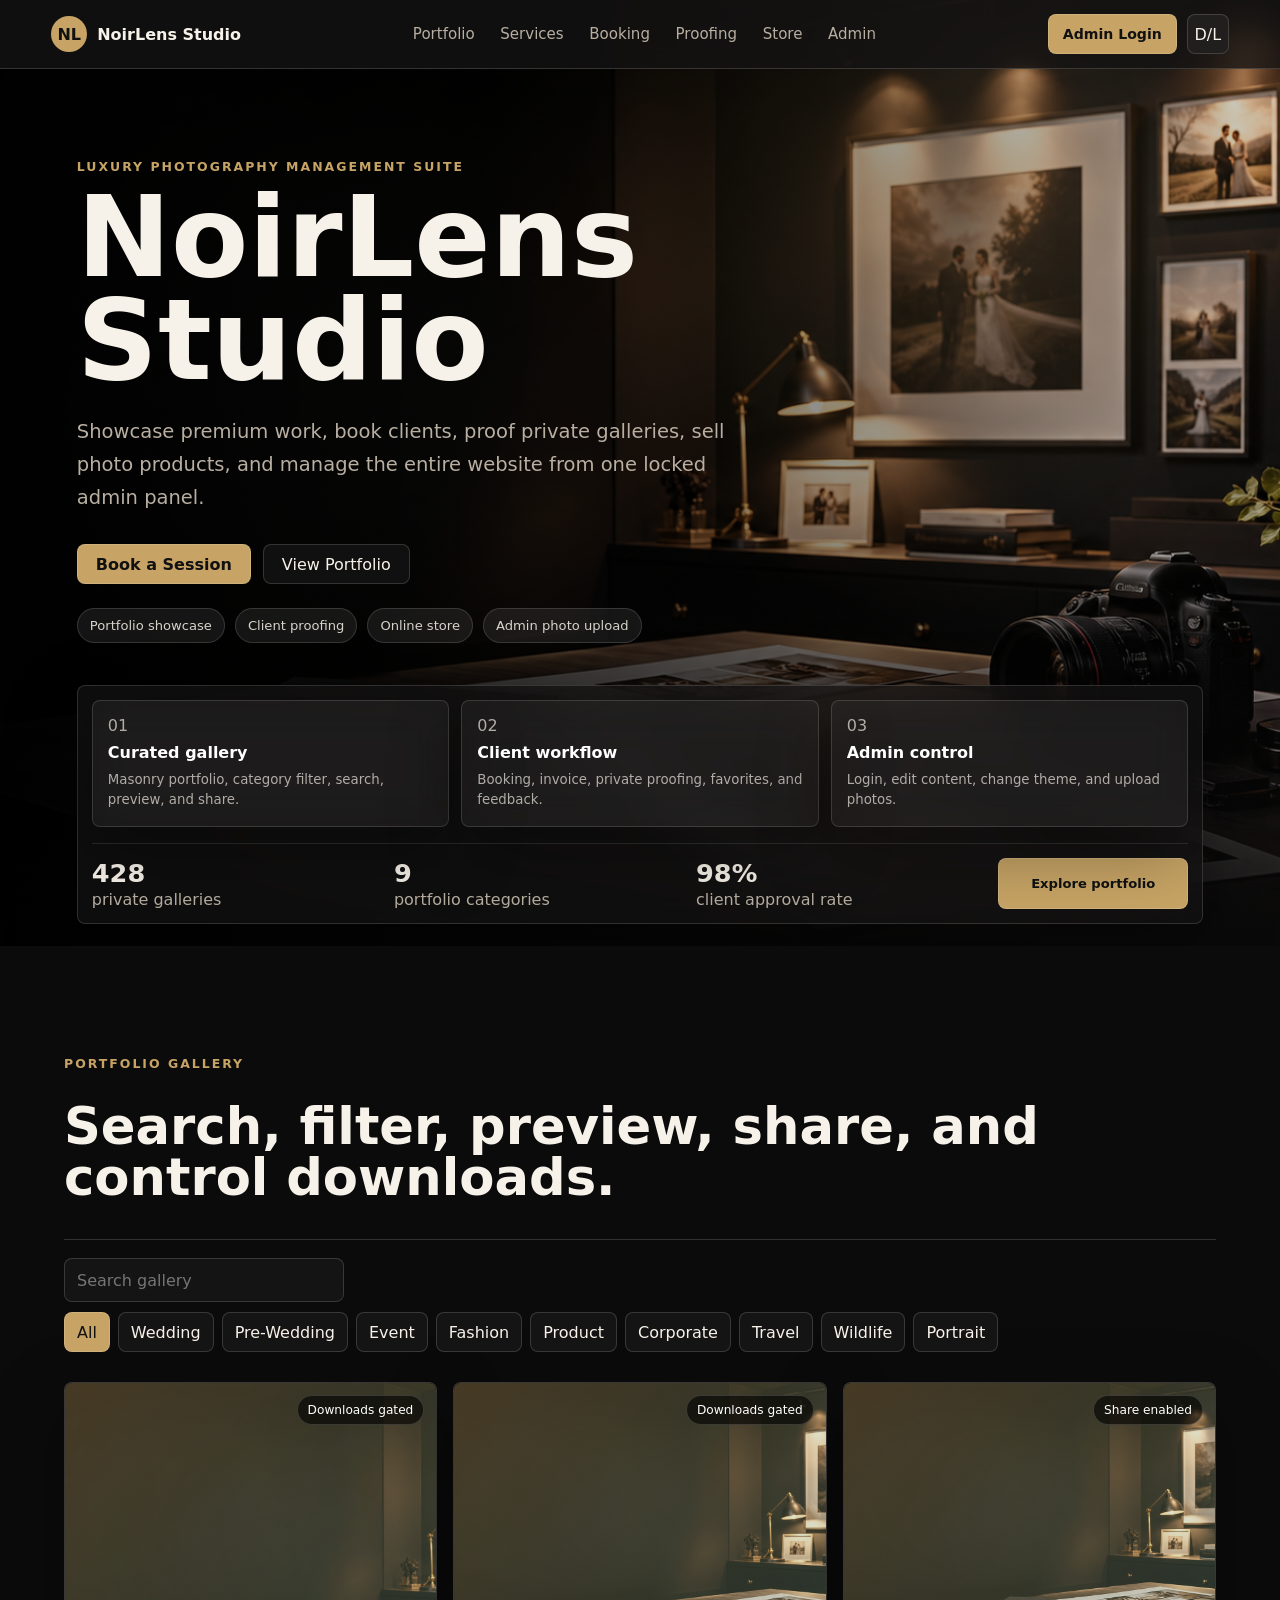
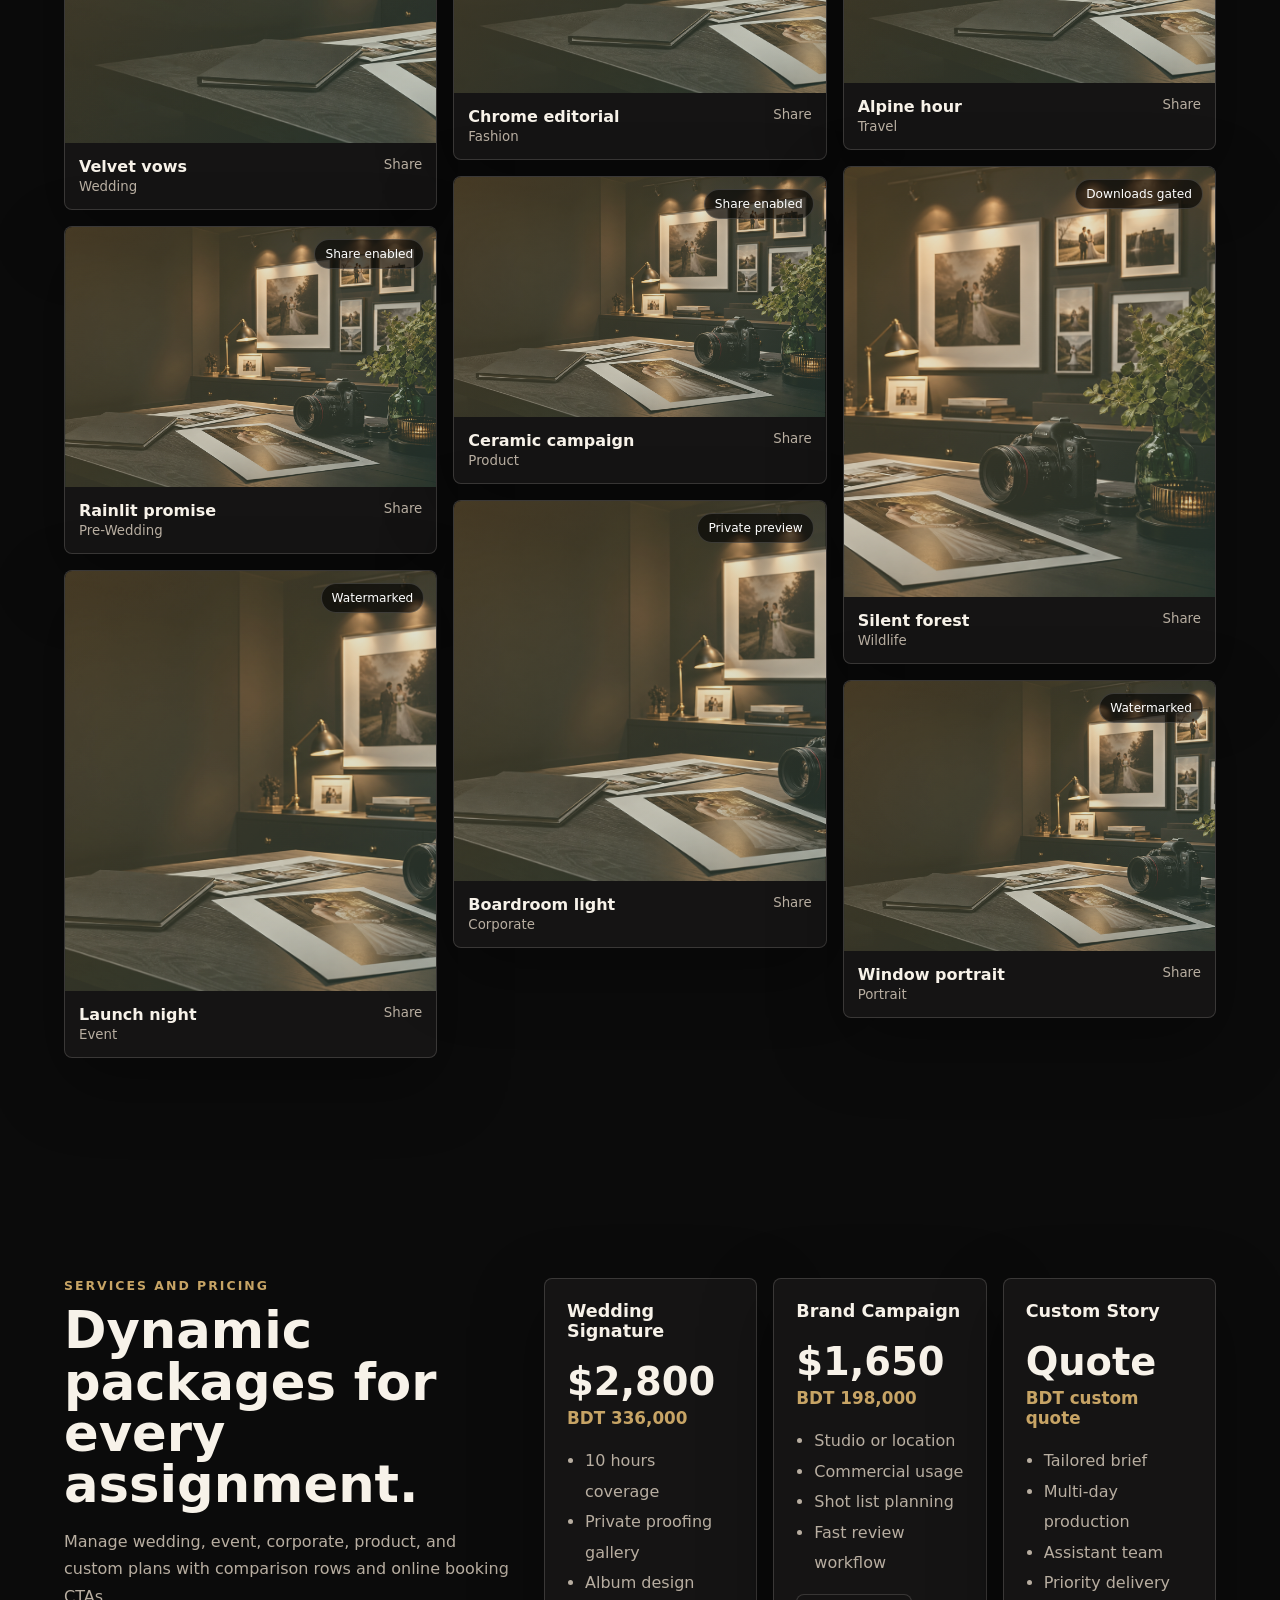
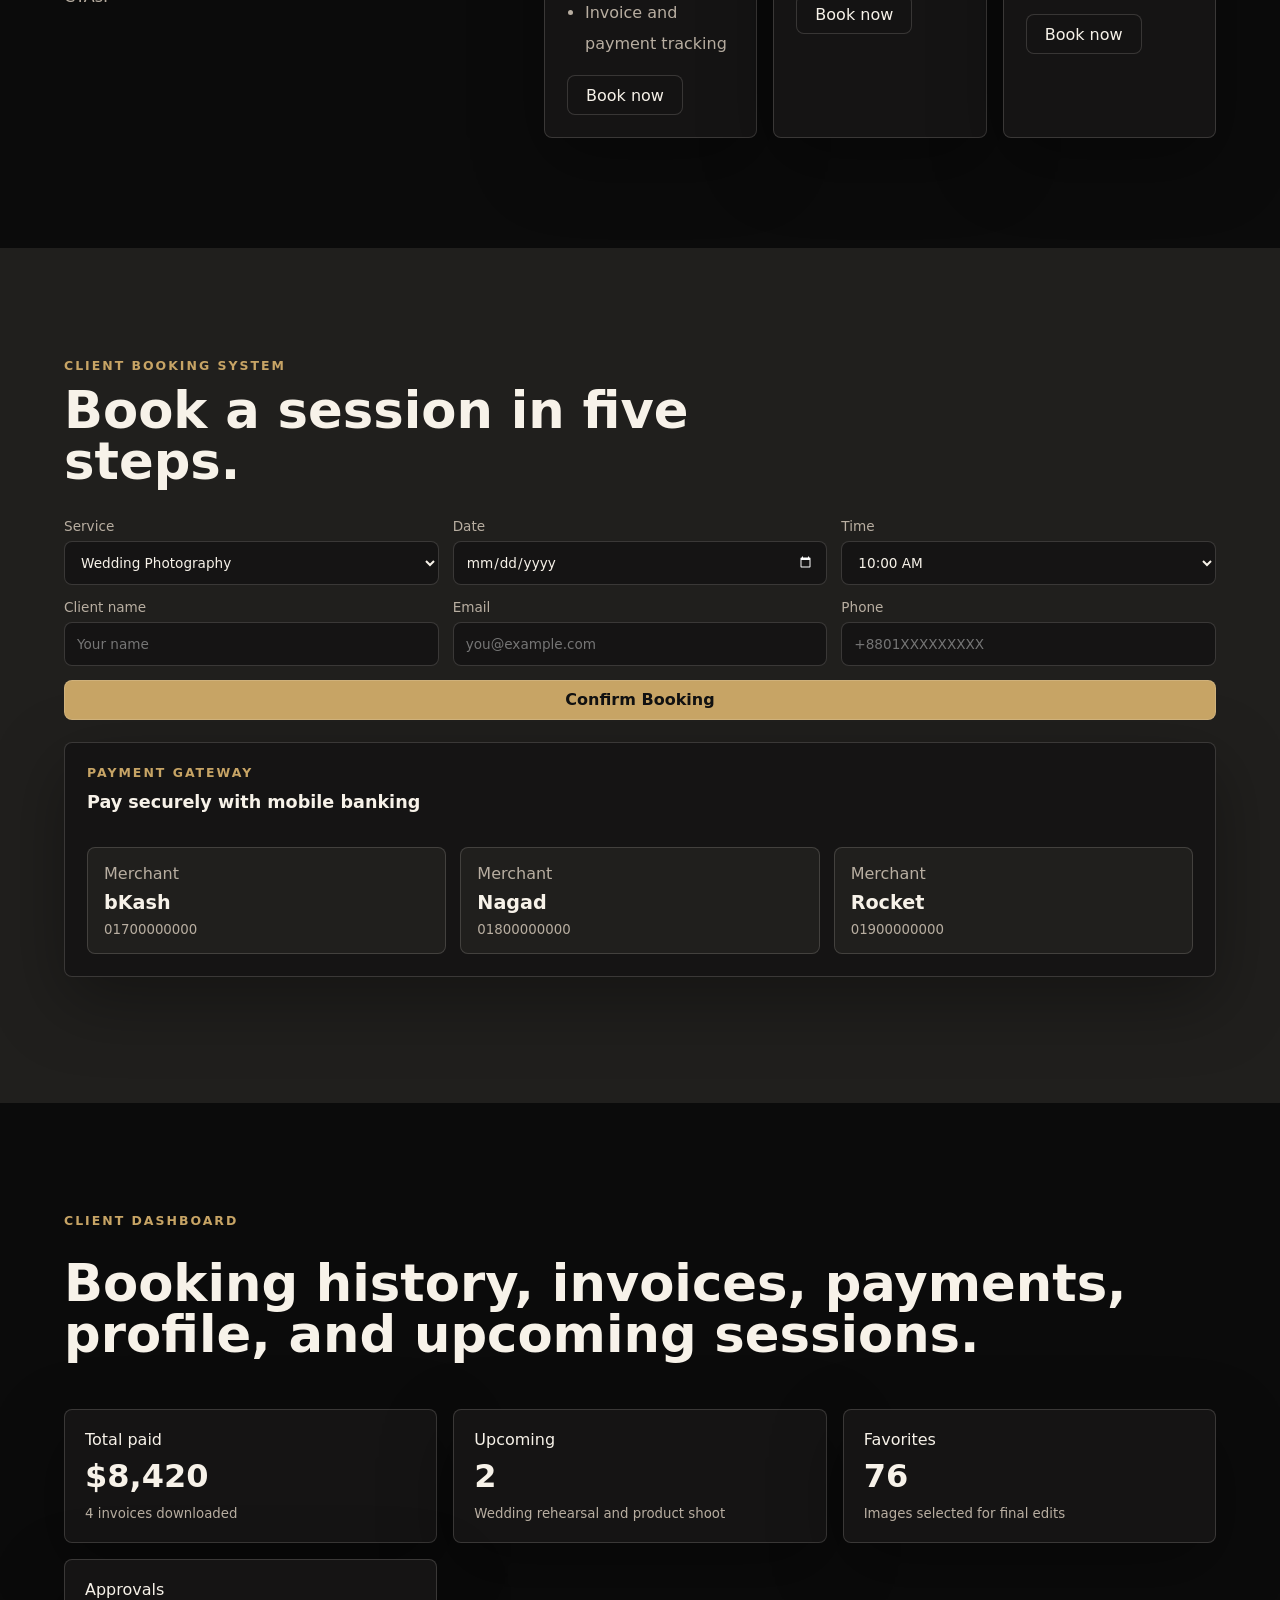
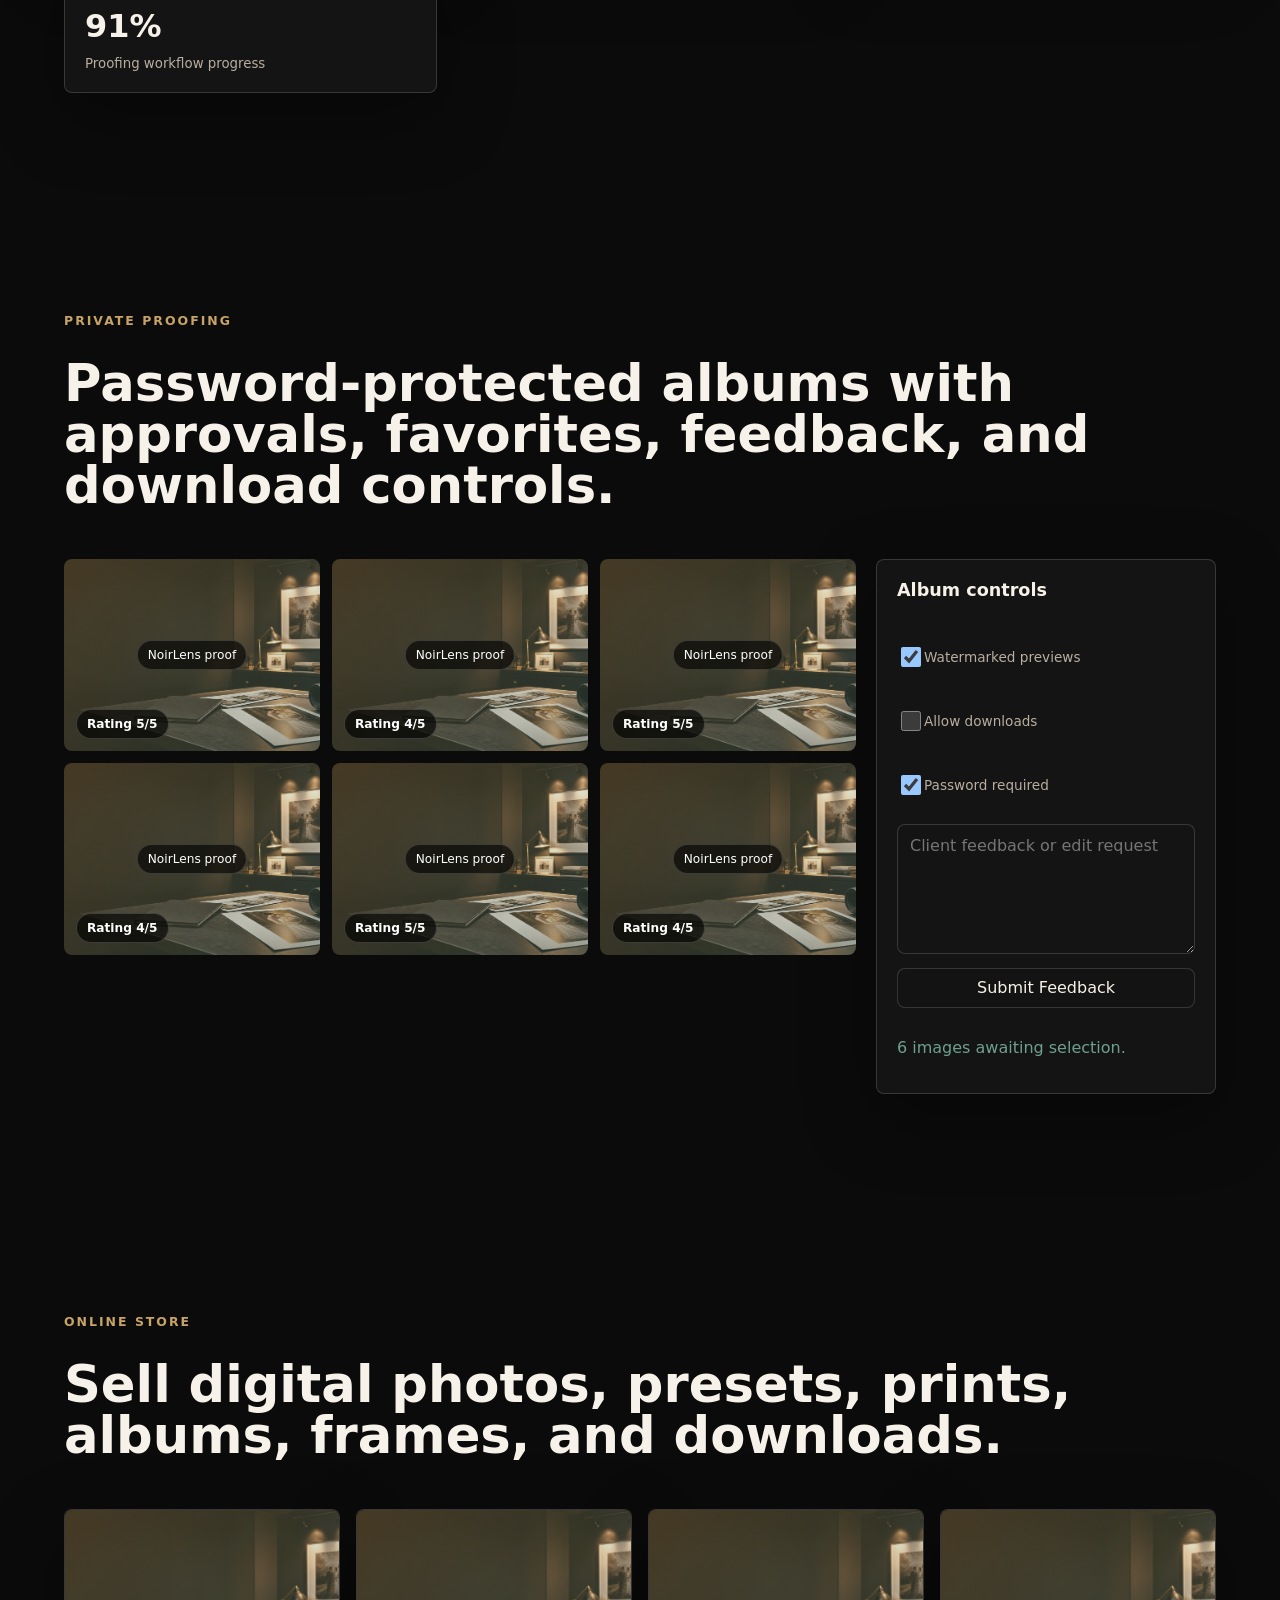
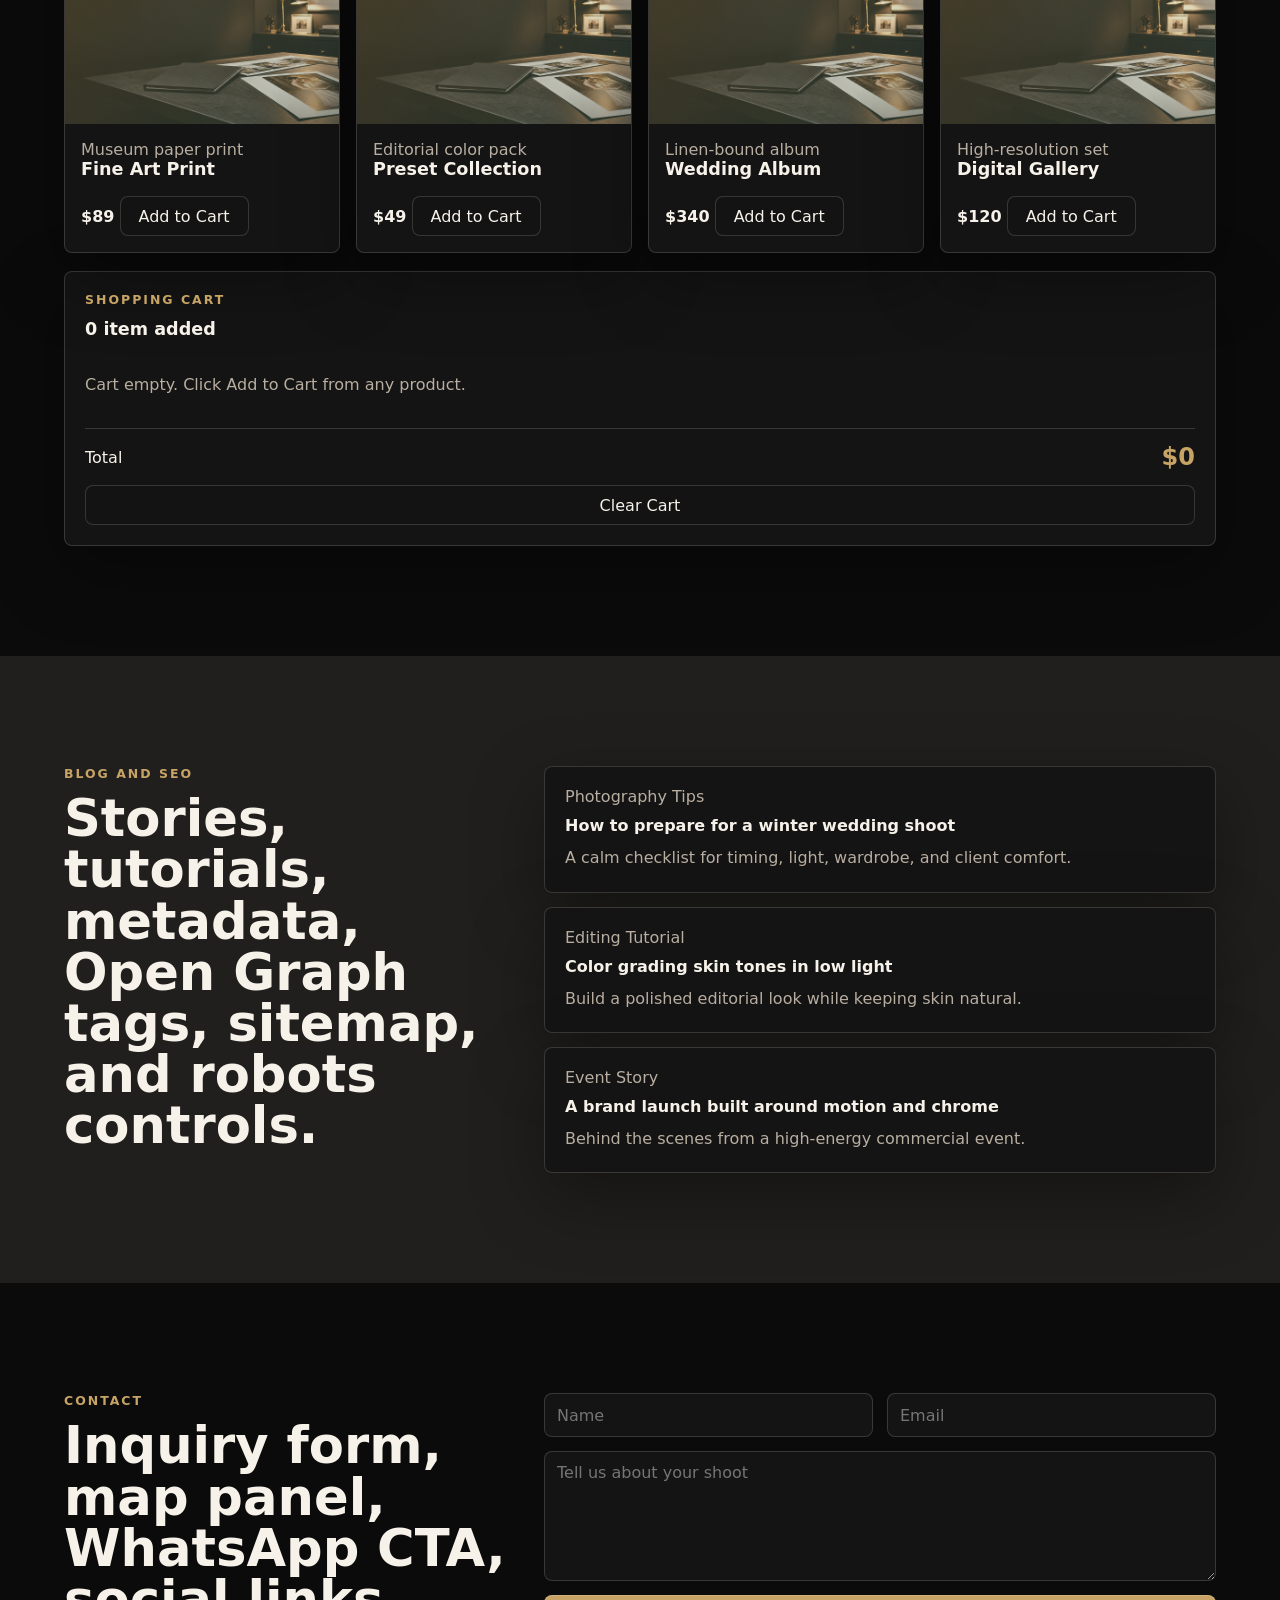
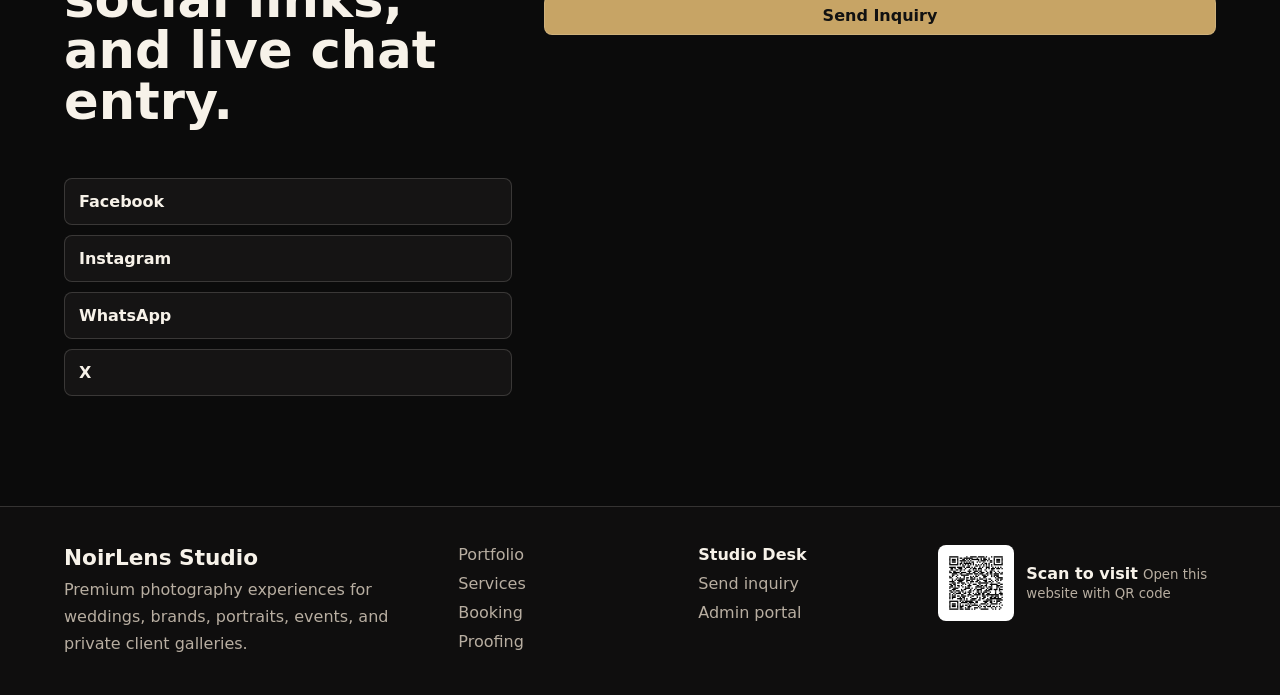
<file: index.html>
<!doctype html>
<html lang="en">
  <head>
    <meta charset="utf-8" />
    <meta name="viewport" content="width=device-width, initial-scale=1" />
    <title>NoirLens Studio - Photography Portfolio Platform</title>
    <meta
      name="description"
      content="Premium photography portfolio, client proofing, booking, store, and super admin management platform prototype."
    />
    <link rel="stylesheet" href="styles.css" />
  </head>
  <body>
    <header class="site-header" data-theme-target="header">
      <a class="brand" href="#home" aria-label="NoirLens Studio home">
        <span class="brand-mark">NL</span>
        <span>NoirLens Studio</span>
      </a>
      <nav class="desktop-nav" aria-label="Primary navigation">
        <a href="#portfolio">Portfolio</a>
        <a href="#services">Services</a>
        <a href="#booking">Booking</a>
        <a href="#proofing">Proofing</a>
        <a href="#store">Store</a>
        <a href="admin.html">Admin</a>
      </nav>
      <div class="header-actions">
        <a class="header-link" href="admin.html">Admin Login</a>
        <button class="icon-button" id="modeToggle" type="button" aria-label="Toggle dark mode" title="Toggle dark mode">D/L</button>
        <button class="menu-button" id="menuToggle" type="button" aria-label="Open menu">Menu</button>
      </div>
    </header>

    <nav class="mobile-nav" id="mobileNav" aria-label="Mobile navigation">
      <a href="#portfolio">Portfolio</a>
      <a href="#services">Services</a>
      <a href="#booking">Booking</a>
      <a href="#proofing">Proofing</a>
      <a href="#store">Store</a>
      <a href="admin.html">Admin</a>
    </nav>

    <main>
      <section class="hero" id="home">
        <div class="hero-media" role="img" aria-label="Photography studio scene with camera and prints"></div>
        <div class="hero-overlay"></div>
        <div class="hero-inner">
          <div class="hero-content">
            <p class="eyebrow">Luxury photography management suite</p>
            <h1>NoirLens Studio</h1>
            <p>
              Showcase premium work, book clients, proof private galleries, sell photo products, and manage the entire website from one locked admin panel.
            </p>
            <div class="hero-actions">
              <a class="primary-action" href="#booking">Book a Session</a>
              <a class="secondary-action" href="#portfolio">View Portfolio</a>
            </div>
            <div class="hero-badges" aria-label="Platform highlights">
              <span>Portfolio showcase</span>
              <span>Client proofing</span>
              <span>Online store</span>
              <span>Admin photo upload</span>
            </div>
          </div>
        </div>
        <div class="hero-summary" aria-label="Landing page feature and stats summary">
          <div class="landing-strip" aria-label="Landing page feature summary">
            <article>
              <span>01</span>
              <strong>Curated gallery</strong>
              <small>Masonry portfolio, category filter, search, preview, and share.</small>
            </article>
            <article>
              <span>02</span>
              <strong>Client workflow</strong>
              <small>Booking, invoice, private proofing, favorites, and feedback.</small>
            </article>
            <article>
              <span>03</span>
              <strong>Admin control</strong>
              <small>Login, edit content, change theme, and upload photos.</small>
            </article>
          </div>
          <div class="hero-stats" aria-label="Studio highlights">
            <span><strong>428</strong> private galleries</span>
            <span><strong>9</strong> portfolio categories</span>
            <span><strong>98%</strong> client approval rate</span>
            <a class="scroll-cue" href="#portfolio" aria-label="Scroll to portfolio">Explore portfolio</a>
          </div>
        </div>
      </section>

      <section class="showcase-section" id="portfolio">
        <div class="section-heading">
          <p class="eyebrow">Portfolio gallery</p>
          <h2>Search, filter, preview, share, and control downloads.</h2>
          <div class="filter-bar" role="search">
            <input id="gallerySearch" type="search" placeholder="Search gallery" aria-label="Search gallery" />
            <div class="category-tabs" id="categoryTabs" aria-label="Gallery categories"></div>
          </div>
        </div>
        <div class="masonry-grid" id="galleryGrid"></div>
      </section>

      <section class="split-section" id="services">
        <div>
          <p class="eyebrow">Services and pricing</p>
          <h2>Dynamic packages for every assignment.</h2>
          <p class="muted">
            Manage wedding, event, corporate, product, and custom plans with comparison rows and online booking CTAs.
          </p>
        </div>
        <div class="pricing-grid" id="pricingGrid"></div>
      </section>

      <section class="booking-panel" id="booking">
        <div class="section-heading compact">
          <p class="eyebrow">Client booking system</p>
          <h2>Book a session in five steps.</h2>
        </div>
        <form class="booking-form" id="bookingForm">
          <label>
            Service
            <select name="service">
              <option>Wedding Photography</option>
              <option>Event Photography</option>
              <option>Corporate Portraits</option>
              <option>Product Photography</option>
            </select>
          </label>
          <label>
            Date
            <input name="date" type="date" required />
          </label>
          <label>
            Time
            <select name="time">
              <option>10:00 AM</option>
              <option>1:00 PM</option>
              <option>4:00 PM</option>
              <option>7:00 PM</option>
            </select>
          </label>
          <label>
            Client name
            <input name="name" type="text" placeholder="Your name" required />
          </label>
          <label>
            Email
            <input name="email" type="email" placeholder="you@example.com" required />
          </label>
          <label>
            Phone
            <input name="phone" type="tel" placeholder="+8801XXXXXXXXX" required />
          </label>
          <button class="primary-action" type="submit">Confirm Booking</button>
        </form>
        <div class="payment-options">
          <div>
            <p class="eyebrow">Payment gateway</p>
            <h3>Pay securely with mobile banking</h3>
          </div>
          <div class="payment-grid" id="paymentGrid"></div>
        </div>
        <div class="confirmation" id="bookingConfirmation" aria-live="polite"></div>
      </section>

      <section class="dashboard-section" id="dashboard">
        <div class="section-heading">
          <p class="eyebrow">Client dashboard</p>
          <h2>Booking history, invoices, payments, profile, and upcoming sessions.</h2>
        </div>
        <div class="dashboard-grid">
          <article class="metric-card"><span>Total paid</span><strong>$8,420</strong><small>4 invoices downloaded</small></article>
          <article class="metric-card"><span>Upcoming</span><strong>2</strong><small>Wedding rehearsal and product shoot</small></article>
          <article class="metric-card"><span>Favorites</span><strong>76</strong><small>Images selected for final edits</small></article>
          <article class="metric-card"><span>Approvals</span><strong>91%</strong><small>Proofing workflow progress</small></article>
        </div>
      </section>

      <section class="proofing-section" id="proofing">
        <div class="section-heading">
          <p class="eyebrow">Private proofing</p>
          <h2>Password-protected albums with approvals, favorites, feedback, and download controls.</h2>
        </div>
        <div class="proof-layout">
          <div class="proof-gallery" id="proofGallery"></div>
          <aside class="proof-sidebar">
            <h3>Album controls</h3>
            <label class="toggle-row"><input type="checkbox" checked /> Watermarked previews</label>
            <label class="toggle-row"><input type="checkbox" /> Allow downloads</label>
            <label class="toggle-row"><input type="checkbox" checked /> Password required</label>
            <textarea id="proofFeedback" placeholder="Client feedback or edit request"></textarea>
            <button class="secondary-action" id="submitFeedback" type="button">Submit Feedback</button>
            <p class="status-line" id="proofStatus">18 images awaiting selection.</p>
          </aside>
        </div>
      </section>

      <section class="store-section" id="store">
        <div class="section-heading">
          <p class="eyebrow">Online store</p>
          <h2>Sell digital photos, presets, prints, albums, frames, and downloads.</h2>
        </div>
        <div class="store-grid" id="storeGrid"></div>
        <aside class="cart-panel" aria-label="Shopping cart">
          <div>
            <p class="eyebrow">Shopping cart</p>
            <h3><span id="cartCount">0</span> item added</h3>
          </div>
          <div class="cart-items" id="cartItems"></div>
          <div class="cart-total">
            <span>Total</span>
            <strong id="cartTotal">$0</strong>
          </div>
          <button class="secondary-action" id="clearCart" type="button">Clear Cart</button>
        </aside>
      </section>

      <section class="content-band" id="blog">
        <div>
          <p class="eyebrow">Blog and SEO</p>
          <h2>Stories, tutorials, metadata, Open Graph tags, sitemap, and robots controls.</h2>
        </div>
        <div class="article-list" id="blogList"></div>
      </section>

      <section class="contact-section" id="contact">
        <div>
          <p class="eyebrow">Contact</p>
          <h2>Inquiry form, map panel, WhatsApp CTA, social links, and live chat entry.</h2>
        </div>
        <form class="contact-form">
          <input type="text" placeholder="Name" aria-label="Name" />
          <input type="email" placeholder="Email" aria-label="Email" />
          <textarea placeholder="Tell us about your shoot" aria-label="Message"></textarea>
          <button class="primary-action" type="button">Send Inquiry</button>
        </form>
        <div class="social-links" id="socialLinks"></div>
      </section>
    </main>

    <dialog id="lightbox">
      <button class="icon-button close-button" id="closeLightbox" type="button" aria-label="Close preview">x</button>
      <div id="lightboxImage" class="lightbox-image"></div>
      <div>
        <h3 id="lightboxTitle"></h3>
        <p id="lightboxMeta"></p>
        <button class="secondary-action" id="shareImage" type="button">Share</button>
      </div>
    </dialog>

    <footer class="site-footer" data-theme-target="footer">
      <div class="footer-copy">
        <span class="footer-brand">NoirLens Studio</span>
        <p>Premium photography experiences for weddings, brands, portraits, events, and private client galleries.</p>
      </div>
      <nav class="footer-links" aria-label="Footer navigation">
        <a href="#portfolio">Portfolio</a>
        <a href="#services">Services</a>
        <a href="#booking">Booking</a>
        <a href="#proofing">Proofing</a>
      </nav>
      <div class="footer-contact">
        <span>Studio Desk</span>
        <a href="#contact">Send inquiry</a>
        <a href="admin.html">Admin portal</a>
      </div>
      <div class="footer-qr">
        <img src="assets/website-qr.svg" alt="QR code to open NoirLens Studio website" />
        <div>
          <strong>Scan to visit</strong>
          <small>Open this website with QR code</small>
        </div>
      </div>
    </footer>

    <script src="app.js"></script>
  </body>
</html>
</file>
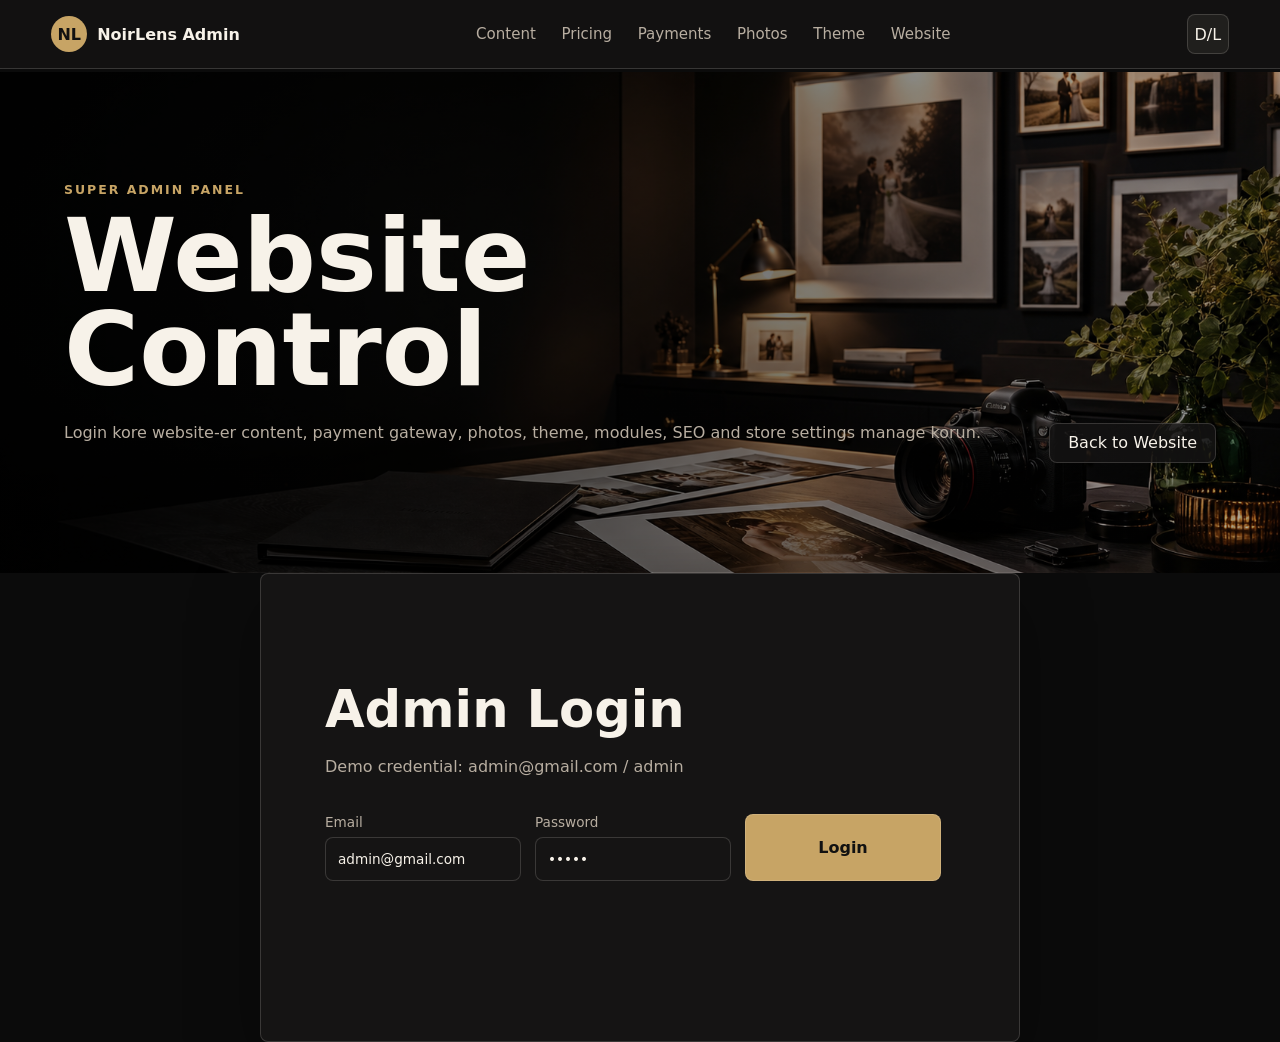
<file: admin.html>
<!doctype html>
<html lang="en">
  <head>
    <meta charset="utf-8" />
    <meta name="viewport" content="width=device-width, initial-scale=1" />
    <title>Admin Panel - NoirLens Studio</title>
    <meta name="description" content="Admin dashboard for editing the photography platform." />
    <link rel="stylesheet" href="styles.css" />
  </head>
  <body class="admin-page">
    <header class="site-header">
      <a class="brand" href="index.html#home" aria-label="Back to website">
        <span class="brand-mark">NL</span>
        <span>NoirLens Admin</span>
      </a>
      <nav class="desktop-nav" aria-label="Admin navigation">
        <a href="#content">Content</a>
        <a href="#pricingAdmin">Pricing</a>
        <a href="#payments">Payments</a>
        <a href="#portfolioAdmin">Photos</a>
        <a href="#theme">Theme</a>
        <a href="index.html#home">Website</a>
      </nav>
      <div class="header-actions">
        <button class="icon-button" id="modeToggle" type="button" aria-label="Toggle dark mode">D/L</button>
      </div>
    </header>

    <main>
      <section class="admin-hero">
        <div>
          <p class="eyebrow">Super admin panel</p>
          <h1>Website Control</h1>
          <p class="muted">Login kore website-er content, payment gateway, photos, theme, modules, SEO and store settings manage korun.</p>
        </div>
        <a class="secondary-action" href="index.html#home">Back to Website</a>
      </section>

      <section class="admin-login-panel" id="adminLoginPanel">
        <div>
          <h2>Admin Login</h2>
          <p class="muted">Demo credential: admin@gmail.com / admin</p>
        </div>
        <form class="admin-login-form" id="adminLoginForm">
          <label>
            Email
            <input name="email" type="email" value="admin@gmail.com" autocomplete="username" required />
          </label>
          <label>
            Password
            <input name="password" type="password" value="admin" autocomplete="current-password" required />
          </label>
          <button class="primary-action" type="submit">Login</button>
        </form>
        <p class="status-line" id="adminLoginStatus" aria-live="polite"></p>
      </section>

      <section class="admin-layout is-locked" id="adminDashboard">
        <aside class="admin-menu" id="adminMenu" aria-label="Admin tools"></aside>
        <div class="admin-workspace">
          <div class="admin-session">
            <span>Logged in as <strong>admin@gmail.com</strong></span>
            <button class="secondary-action" id="adminLogout" type="button">Logout</button>
          </div>

          <div class="admin-panel" data-panel="dashboard">
            <div class="analytics-grid">
              <article><span>Total visitors</span><strong>128K</strong></article>
              <article><span>Bookings</span><strong id="bookingCount">0</strong></article>
              <article><span>Revenue</span><strong>$212K</strong></article>
              <article><span>Photo uploads</span><strong id="uploadCount">0</strong></article>
            </div>
          </div>

          <div class="cms-panel admin-panel" id="content" data-panel="content">
            <h2>Website content editor</h2>
            <form class="settings-form" id="contentForm">
              <label>Brand name <input name="brand" type="text" /></label>
              <label>Hero eyebrow <input name="eyebrow" type="text" /></label>
              <label>Hero headline <input name="headline" type="text" /></label>
              <label>Hero subtitle <textarea name="subtitle"></textarea></label>
              <label>Contact heading <textarea name="contactTitle"></textarea></label>
              <button class="primary-action" type="submit">Save Content</button>
            </form>
            <p class="status-line" id="contentStatus"></p>
          </div>

          <div class="pricing-admin-panel admin-panel" id="pricingAdmin" data-panel="pricing">
            <div>
              <h2>Services and pricing editor</h2>
              <p class="muted">Package title, price, service features edit korun. New package add/remove korle public pricing section update hobe.</p>
            </div>
            <form class="pricing-editor" id="pricingForm"></form>
            <button class="secondary-action" id="addPricingPlan" type="button">Add New Package</button>
            <p class="status-line" id="pricingStatus"></p>
          </div>

          <div class="payment-options admin-payment-panel admin-panel" id="payments" data-panel="payments">
            <div>
              <h2>Payment gateway numbers</h2>
              <p class="muted">bKash, Nagad, Rocket number change/add kore public booking page-e show kora jabe.</p>
            </div>
            <form class="payment-editor" id="paymentForm"></form>
            <button class="secondary-action" id="addPaymentMethod" type="button">Add Payment Method</button>
            <p class="status-line" id="paymentStatus"></p>
          </div>

          <div class="upload-panel admin-panel" id="portfolioAdmin" data-panel="portfolio">
            <div>
              <h2>Portfolio photo upload</h2>
              <p class="muted">Upload korle public portfolio gallery-te instantly publish hobe.</p>
            </div>
            <form class="upload-form" id="photoUploadForm">
              <label>
                Photo title
                <input name="title" type="text" placeholder="New wedding story" required />
              </label>
              <label>
                Category
                <select name="category">
                  <option>Wedding</option>
                  <option>Pre-Wedding</option>
                  <option>Event</option>
                  <option>Fashion</option>
                  <option>Product</option>
                  <option>Corporate</option>
                  <option>Travel</option>
                  <option>Wildlife</option>
                  <option>Portrait</option>
                </select>
              </label>
              <label>
                Photo file
                <input name="photo" type="file" accept="image/*" required />
              </label>
              <button class="primary-action" type="submit">Upload Photo</button>
            </form>
            <p class="status-line" id="uploadStatus"></p>
            <div class="uploaded-list" id="uploadedList"></div>
          </div>

          <div class="admin-panel cms-panel" data-panel="bookings">
            <div>
              <h2>Booking Calendar</h2>
              <p class="muted">Client booking request ekhane show hobe. Public booking form submit korlei list update hobe.</p>
            </div>
            <div class="booking-list" id="bookingList"></div>
          </div>

          <div class="admin-panel cms-panel" data-panel="clients">
            <div>
              <h2>Clients</h2>
              <p class="muted">Booking data theke client list auto create hoy.</p>
            </div>
            <div class="booking-list" id="clientList"></div>
          </div>

          <div class="admin-panel cms-panel" data-panel="private-galleries">
            <h2>Private Galleries</h2>
            <p class="muted">Proofing image, title, rating and watermark control korun.</p>
            <form class="admin-list-editor" id="proofAdminForm"></form>
            <button class="secondary-action" id="addProofItem" type="button">Add Proof Image</button>
            <p class="status-line" id="proofAdminStatus"></p>
          </div>

          <div class="admin-panel cms-panel" data-panel="orders">
            <h2>Online Store Manager</h2>
            <p class="muted">Product picture, title, description and price change korun.</p>
            <form class="admin-list-editor" id="storeAdminForm"></form>
            <button class="secondary-action" id="addStoreProduct" type="button">Add Product</button>
            <p class="status-line" id="storeAdminStatus"></p>
          </div>

          <div class="admin-panel cms-panel" data-panel="blog">
            <h2>Blog Posts</h2>
            <p class="muted">Professional blog card content edit/add/remove korun.</p>
            <form class="admin-list-editor" id="blogAdminForm"></form>
            <button class="secondary-action" id="addBlogPost" type="button">Add Blog Post</button>
            <p class="status-line" id="blogAdminStatus"></p>
          </div>

          <div class="admin-panel cms-panel" data-panel="testimonials">
            <h2>Testimonials</h2>
            <div class="module-grid">
              <article class="module-card"><strong>Approve reviews</strong><p class="muted">Feature client testimonials on the public site.</p></article>
              <article class="module-card"><strong>Delete reviews</strong><p class="muted">Remove spam or outdated testimonials.</p></article>
            </div>
          </div>

          <div class="admin-panel cms-panel" data-panel="seo">
            <h2>SEO Tools</h2>
            <div class="settings-form">
              <label>Meta title <input type="text" value="NoirLens Studio Photography" /></label>
              <label>Meta description <input type="text" value="Premium photography portfolio and booking platform" /></label>
              <label>Open Graph title <input type="text" value="NoirLens Studio" /></label>
              <label>Robots.txt <textarea>User-agent: *&#10;Allow: /</textarea></label>
            </div>
            <h2>Contact Social Links</h2>
            <p class="muted">Facebook, X, WhatsApp, Instagram ba new link add korun. Public contact section-e show hobe.</p>
            <form class="admin-list-editor" id="socialAdminForm"></form>
            <button class="secondary-action" id="addSocialLink" type="button">Add Social Link</button>
            <p class="status-line" id="socialAdminStatus"></p>
          </div>

          <div class="theme-builder admin-panel" id="theme" data-panel="theme">
            <div>
              <h2>Dynamic theme builder</h2>
              <p class="muted">Color change save korle public website-o update hobe.</p>
            </div>
            <div class="swatch-grid">
              <label>Primary <input type="color" data-color-var="--primary" value="#c7a465" /></label>
              <label>Accent <input type="color" data-color-var="--accent" value="#6da08d" /></label>
              <label>Surface <input type="color" data-color-var="--surface" value="#151414" /></label>
              <label>Text <input type="color" data-color-var="--text" value="#f7f2e9" /></label>
            </div>
          </div>

          <div class="cms-panel admin-panel" data-panel="roles">
            <h2>User Roles</h2>
            <div class="module-grid">
              <article class="module-card"><strong>Super Admin</strong><p class="muted">Full website control.</p></article>
              <article class="module-card"><strong>Admin</strong><p class="muted">Portfolio, bookings, clients and payments.</p></article>
              <article class="module-card"><strong>Photographer</strong><p class="muted">Upload work and manage projects.</p></article>
              <article class="module-card"><strong>Client</strong><p class="muted">View galleries and book services.</p></article>
            </div>
          </div>

          <div class="cms-panel admin-panel" data-panel="modules">
            <h2>Editable modules</h2>
            <div class="module-grid" id="moduleGrid"></div>
          </div>
        </div>
      </section>
    </main>

    <script src="admin.js"></script>
  </body>
</html>
</file>
<file: styles.css>
:root {
  --bg: #0b0b0b;
  --surface: #151414;
  --surface-2: #201f1d;
  --text: #f7f2e9;
  --muted: #b8aea1;
  --primary: #c7a465;
  --accent: #6da08d;
  --border: rgba(247, 242, 233, 0.16);
  --shadow: 0 24px 70px rgba(0, 0, 0, 0.35);
  color-scheme: dark;
}

body.light {
  --bg: #f8f5ee;
  --surface: #ffffff;
  --surface-2: #ebe4d8;
  --text: #171514;
  --muted: #6d6258;
  --border: rgba(23, 21, 20, 0.14);
  --shadow: 0 24px 70px rgba(65, 50, 29, 0.14);
  color-scheme: light;
}

* {
  box-sizing: border-box;
}

html {
  scroll-behavior: smooth;
}

body {
  margin: 0;
  background: var(--bg);
  color: var(--text);
  font-family: Inter, ui-sans-serif, system-ui, -apple-system, BlinkMacSystemFont, "Segoe UI", sans-serif;
  letter-spacing: 0;
  overflow-x: hidden;
}

a {
  color: inherit;
  text-decoration: none;
}

button,
input,
select,
textarea {
  font: inherit;
}

.site-header {
  align-items: center;
  backdrop-filter: blur(18px);
  background: color-mix(in srgb, var(--surface) 78%, transparent);
  border-bottom: 1px solid var(--border);
  display: flex;
  gap: 24px;
  justify-content: space-between;
  left: 0;
  padding: 14px clamp(18px, 4vw, 56px);
  position: fixed;
  right: 0;
  top: 0;
  z-index: 10;
}

.brand,
.header-actions,
.desktop-nav,
.hero-actions,
.filter-bar,
.category-tabs {
  align-items: center;
  display: flex;
}

.brand {
  gap: 10px;
  font-weight: 800;
}

.brand-mark {
  align-items: center;
  background: var(--primary);
  border-radius: 50%;
  color: #111;
  display: inline-flex;
  height: 36px;
  justify-content: center;
  width: 36px;
}

.desktop-nav {
  gap: clamp(12px, 2vw, 26px);
  color: var(--muted);
  font-size: 0.94rem;
}

.desktop-nav a:hover,
.mobile-nav a:hover {
  color: var(--primary);
}

.header-actions {
  gap: 10px;
}

.icon-button,
.menu-button,
.primary-action,
.secondary-action,
.header-link,
.category-tabs button,
.admin-menu button {
  border: 1px solid var(--border);
  border-radius: 8px;
  cursor: pointer;
  min-height: 40px;
}

.icon-button {
  background: var(--surface-2);
  color: var(--text);
  width: 42px;
}

.menu-button {
  background: transparent;
  color: var(--text);
  display: none;
  padding: 0 14px;
}

.header-link {
  align-items: center;
  background: var(--primary);
  color: #111;
  display: inline-flex;
  font-size: 0.88rem;
  font-weight: 800;
  justify-content: center;
  padding: 0 14px;
  white-space: nowrap;
}

.mobile-nav {
  background: var(--surface);
  border-bottom: 1px solid var(--border);
  display: none;
  gap: 12px;
  left: 0;
  padding: 76px 18px 18px;
  position: fixed;
  right: 0;
  top: 0;
  z-index: 9;
}

.mobile-nav.open {
  display: grid;
}

.hero {
  min-height: 100vh;
  overflow: hidden;
  padding: 116px clamp(18px, 6vw, 80px) 260px;
  position: relative;
}

.hero-media,
.hero-overlay {
  inset: 0;
  position: absolute;
}

.hero-media {
  background-image: url("assets/hero-studio.png");
  background-position: center;
  background-size: cover;
  transform: scale(1.02);
}

.hero-overlay {
  background:
    radial-gradient(circle at 78% 22%, rgba(199, 164, 101, 0.16), transparent 34%),
    linear-gradient(90deg, rgba(0, 0, 0, 0.9), rgba(0, 0, 0, 0.58) 45%, rgba(0, 0, 0, 0.18)),
    linear-gradient(0deg, var(--bg), transparent 44%);
}

.hero-inner {
  align-items: center;
  display: grid;
  gap: clamp(28px, 5vw, 72px);
  grid-template-columns: minmax(0, 1fr);
  min-height: calc(100vh - 330px);
  position: relative;
  z-index: 1;
}

.hero-content {
  max-width: 820px;
  position: relative;
  z-index: 1;
}

.eyebrow {
  color: var(--primary);
  font-size: 0.78rem;
  font-weight: 800;
  letter-spacing: 0.16em;
  margin: 0 0 12px;
  text-transform: uppercase;
}

h1,
h2,
h3,
p {
  margin-top: 0;
}

h1 {
  font-size: clamp(3.2rem, 8.8vw, 8.6rem);
  line-height: 0.92;
  margin-bottom: 22px;
  max-width: 900px;
}

h2 {
  font-size: clamp(2rem, 4vw, 4.25rem);
  line-height: 1;
  margin-bottom: 18px;
}

h3 {
  font-size: 1.1rem;
}

.hero-content p:not(.eyebrow),
.muted {
  color: var(--muted);
  font-size: 1rem;
  line-height: 1.7;
}

.hero-content p:not(.eyebrow) {
  font-size: clamp(1rem, 1.7vw, 1.22rem);
  max-width: 650px;
}

.hero-actions {
  flex-wrap: wrap;
  gap: 12px;
  margin-top: 30px;
}

.primary-action,
.secondary-action {
  align-items: center;
  display: inline-flex;
  justify-content: center;
  padding: 0 18px;
}

.primary-action {
  background: var(--primary);
  color: #111;
  font-weight: 800;
}

.secondary-action {
  background: color-mix(in srgb, var(--surface) 84%, transparent);
  color: var(--text);
}

.hero-badges {
  display: flex;
  flex-wrap: wrap;
  gap: 10px;
  margin-top: 24px;
  max-width: 700px;
}

.hero-badges span {
  background: rgba(255, 255, 255, 0.08);
  border: 1px solid rgba(255, 255, 255, 0.14);
  border-radius: 999px;
  color: rgba(247, 242, 233, 0.86);
  font-size: 0.82rem;
  padding: 9px 12px;
}

.hero-panel,
.hero-summary,
.landing-strip article {
  backdrop-filter: blur(18px);
  background: rgba(21, 20, 20, 0.72);
  border: 1px solid rgba(255, 255, 255, 0.14);
  box-shadow: var(--shadow);
}

.hero-panel {
  border-radius: 8px;
  color: #fff;
  display: grid;
  gap: 16px;
  padding: 22px;
}

.panel-header {
  border-bottom: 1px solid rgba(255, 255, 255, 0.14);
  display: grid;
  gap: 6px;
  padding-bottom: 16px;
}

.panel-header span,
.panel-row span,
.landing-strip small,
.landing-strip span {
  color: rgba(247, 242, 233, 0.68);
}

.panel-header strong {
  font-size: 1.45rem;
}

.panel-row {
  align-items: center;
  display: flex;
  gap: 16px;
  justify-content: space-between;
}

.panel-row strong {
  color: var(--primary);
  font-size: 1.55rem;
}

.panel-action {
  margin-top: 6px;
}

.hero-summary {
  border-radius: 8px;
  bottom: 22px;
  display: grid;
  gap: 16px;
  left: clamp(18px, 6vw, 80px);
  padding: 14px;
  position: absolute;
  right: clamp(18px, 6vw, 80px);
  z-index: 1;
}

.landing-strip {
  display: grid;
  gap: 12px;
  grid-template-columns: repeat(3, minmax(0, 1fr));
}

.landing-strip article {
  background: rgba(255, 255, 255, 0.045);
  border-radius: 8px;
  display: grid;
  gap: 8px;
  min-height: 108px;
  padding: 15px;
}

.landing-strip strong {
  color: #fff;
  font-size: 1rem;
}

.landing-strip small {
  line-height: 1.55;
}

.scroll-cue {
  align-items: center;
  border: 1px solid rgba(255, 255, 255, 0.16);
  border-radius: 8px;
  color: #111;
  background: var(--primary);
  display: inline-flex;
  font-size: 0.82rem;
  font-weight: 800;
  justify-content: center;
  min-height: 44px;
  padding: 0 14px;
  text-align: center;
}

.hero-stats {
  align-items: stretch;
  border-top: 1px solid rgba(255, 255, 255, 0.12);
  display: grid;
  gap: 12px;
  grid-template-columns: repeat(3, minmax(0, 1fr)) minmax(150px, 190px);
  padding-top: 14px;
}

.hero-stats span {
  color: var(--muted);
  display: grid;
  gap: 2px;
}

.hero-stats strong {
  color: var(--text);
  display: block;
  font-size: 1.6rem;
}

.showcase-section {
  overflow-x: hidden;
}

.showcase-section .section-heading {
  max-width: 100%;
}

.showcase-section h2 {
  max-width: 980px;
}

.showcase-section .filter-bar {
  border-top: 1px solid var(--border);
  padding-top: 18px;
}

.showcase-section .category-tabs button {
  flex: 0 0 auto;
}

.showcase-section #gallerySearch {
  width: min(100%, 320px);
}

.showcase-section .masonry-grid {
  max-width: 100%;
}

section:not(.hero) {
  padding: clamp(64px, 9vw, 110px) clamp(18px, 5vw, 72px);
  overflow-wrap: anywhere;
}

@media (min-width: 1001px) {
  .showcase-section .filter-bar {
    display: flex;
  }
}

.section-heading {
  display: grid;
  gap: 18px;
  grid-template-columns: minmax(0, 1fr);
  margin-bottom: 30px;
}

.section-heading.compact {
  display: block;
  max-width: 720px;
}

.filter-bar {
  align-self: end;
  flex-wrap: wrap;
  gap: 10px;
  justify-content: flex-start;
  max-width: 100%;
  min-width: 0;
  width: 100%;
}

.filter-bar input {
  flex: 0 1 280px;
  max-width: 100%;
}

input,
select,
textarea {
  min-width: 0;
  background: var(--surface);
  border: 1px solid var(--border);
  border-radius: 8px;
  color: var(--text);
  min-height: 44px;
  padding: 11px 12px;
  width: 100%;
}

textarea {
  min-height: 130px;
  resize: vertical;
}

.category-tabs {
  flex-wrap: wrap;
  gap: 8px;
  max-width: 100%;
  min-width: 0;
}

.category-tabs button,
.admin-menu button {
  background: var(--surface);
  color: var(--text);
  padding: 0 12px;
  white-space: nowrap;
}

.category-tabs button.active,
.admin-menu button.active {
  background: var(--primary);
  color: #111;
}

.masonry-grid {
  columns: 3 260px;
  column-gap: 16px;
}

.gallery-card {
  background: var(--surface);
  border: 1px solid var(--border);
  border-radius: 8px;
  break-inside: avoid;
  box-shadow: var(--shadow);
  margin: 0 0 16px;
  overflow: hidden;
}

.image-tile,
.proof-tile,
.product-media,
.lightbox-image {
  background-image:
    linear-gradient(135deg, color-mix(in srgb, var(--primary) 34%, transparent), color-mix(in srgb, var(--accent) 28%, transparent)),
    url("assets/hero-studio.png");
  background-size: cover;
}

.image-tile {
  border: 0;
  display: block;
  min-height: var(--tile-height, 280px);
  padding: 0;
  position: relative;
  width: 100%;
}

.gallery-card:nth-child(3n + 1) .image-tile {
  background-position: center left;
}

.gallery-card:nth-child(3n + 2) .image-tile {
  background-position: center right;
}

.gallery-card:nth-child(3n + 3) .image-tile {
  background-position: bottom center;
}

.download-chip,
.watermark {
  background: rgba(0, 0, 0, 0.62);
  border: 1px solid rgba(255, 255, 255, 0.16);
  border-radius: 999px;
  color: #fff;
  font-size: 0.76rem;
  padding: 7px 10px;
  position: absolute;
  right: 12px;
  top: 12px;
}

.gallery-card footer {
  display: flex;
  gap: 12px;
  justify-content: space-between;
  padding: 14px;
}

.gallery-card small,
.metric-card small,
.article-list span,
.product-card span {
  color: var(--muted);
}

.split-section,
.content-band,
.contact-section {
  align-items: start;
  display: grid;
  gap: 32px;
  grid-template-columns: 0.8fr 1.2fr;
}

.pricing-grid,
.dashboard-grid,
.store-grid,
.analytics-grid,
.module-grid {
  display: grid;
  gap: 16px;
  grid-template-columns: repeat(3, minmax(0, 1fr));
}

.price-card,
.metric-card,
.product-card,
.cart-panel,
.analytics-grid article,
.module-card,
.article-list article,
.proof-sidebar,
.admin-login-panel,
.cms-panel,
.theme-builder,
.upload-panel,
.pricing-admin-panel,
.payment-options {
  background: var(--surface);
  border: 1px solid var(--border);
  border-radius: 8px;
  box-shadow: var(--shadow);
}

.price-card {
  padding: 22px;
}

.price-lines {
  display: grid;
  gap: 4px;
  margin: 18px 0;
}

.price-lines strong,
.price-card strong {
  display: block;
  font-size: 2.4rem;
  margin: 0;
}

.price-lines span {
  color: var(--primary);
  font-size: 1.05rem;
  font-weight: 800;
}

.price-card ul {
  color: var(--muted);
  line-height: 1.9;
  padding-left: 18px;
}

.booking-panel {
  background: var(--surface-2);
}

.booking-form,
.contact-form {
  display: grid;
  gap: 14px;
  grid-template-columns: repeat(3, minmax(0, 1fr));
}

.booking-form button {
  grid-column: 1 / -1;
}

label {
  color: var(--muted);
  display: grid;
  font-size: 0.85rem;
  gap: 7px;
}

.confirmation,
.status-line {
  color: var(--accent);
  margin-top: 16px;
}

.payment-options {
  display: grid;
  gap: 18px;
  margin-top: 22px;
  padding: 22px;
}

.payment-grid {
  display: grid;
  gap: 14px;
  grid-template-columns: repeat(3, minmax(0, 1fr));
}

.payment-card {
  background: var(--surface-2);
  border: 1px solid var(--border);
  border-radius: 8px;
  display: grid;
  gap: 8px;
  padding: 16px;
}

.payment-card span,
.payment-card small {
  color: var(--muted);
}

.payment-card strong {
  font-size: 1.2rem;
}

.metric-card,
.analytics-grid article,
.module-card,
.article-list article {
  padding: 20px;
}

.article-list article {
  display: grid;
  gap: 10px;
}

.article-list article p {
  color: var(--muted);
  line-height: 1.65;
  margin: 0;
}

.metric-card strong,
.analytics-grid strong {
  display: block;
  font-size: 2rem;
  margin: 8px 0;
}

.proof-layout {
  align-items: start;
  display: grid;
  gap: 20px;
  grid-template-columns: minmax(0, 1fr) 340px;
}

.proof-gallery {
  display: grid;
  gap: 12px;
  grid-template-columns: repeat(3, minmax(0, 1fr));
}

.proof-tile {
  aspect-ratio: 4 / 3;
  border: 0;
  border-radius: 8px;
  cursor: pointer;
  overflow: hidden;
  padding: 0;
  position: relative;
}

.proof-tile.selected {
  outline: 3px solid var(--primary);
}

.watermark {
  left: 50%;
  right: auto;
  top: 50%;
  transform: translate(-50%, -50%);
}

.proof-rating {
  background: rgba(0, 0, 0, 0.66);
  border: 1px solid rgba(255, 255, 255, 0.18);
  border-radius: 999px;
  bottom: 12px;
  color: #fff;
  font-size: 0.76rem;
  font-weight: 800;
  left: 12px;
  padding: 7px 10px;
  position: absolute;
}

.proof-sidebar {
  display: grid;
  gap: 14px;
  padding: 20px;
}

.toggle-row {
  align-items: center;
  grid-template-columns: 20px 1fr;
}

.store-grid {
  grid-template-columns: repeat(4, minmax(0, 1fr));
}

.product-card {
  overflow: hidden;
}

.product-media {
  aspect-ratio: 1 / 0.78;
}

.product-card div:not(.product-media) {
  padding: 16px;
}

.cart-panel {
  display: grid;
  gap: 14px;
  margin-top: 18px;
  padding: 20px;
}

.cart-items {
  display: grid;
  gap: 10px;
}

.cart-item {
  align-items: center;
  background: var(--surface-2);
  border: 1px solid var(--border);
  border-radius: 8px;
  display: flex;
  gap: 12px;
  justify-content: space-between;
  padding: 12px;
}

.cart-item div {
  display: grid;
  gap: 4px;
}

.cart-item small,
.cart-item span {
  color: var(--muted);
}

.cart-total {
  align-items: center;
  border-top: 1px solid var(--border);
  display: flex;
  justify-content: space-between;
  padding-top: 14px;
}

.cart-total strong {
  color: var(--primary);
  font-size: 1.5rem;
}

.booking-list {
  display: grid;
  gap: 12px;
}

.booking-card {
  background: var(--surface-2);
  border: 1px solid var(--border);
  border-radius: 8px;
  display: grid;
  gap: 8px;
  padding: 14px;
}

.booking-card div {
  align-items: center;
  display: flex;
  gap: 12px;
  justify-content: space-between;
}

.booking-card span {
  background: var(--primary);
  border-radius: 999px;
  color: #111;
  font-size: 0.78rem;
  font-weight: 800;
  padding: 6px 10px;
}

.booking-card p {
  color: var(--muted);
  margin: 0;
}

.booking-card small {
  color: var(--muted);
}

.admin-layout {
  display: grid;
  gap: 20px;
  grid-template-columns: 260px minmax(0, 1fr);
}

.admin-layout.is-locked {
  display: none;
}

.admin-login-panel {
  display: grid;
  gap: 18px;
  margin: 0 auto;
  max-width: 760px;
  padding: 24px;
}

.admin-login-form,
.upload-form {
  display: grid;
  gap: 14px;
  grid-template-columns: repeat(3, minmax(0, 1fr)) auto;
}

.admin-session {
  align-items: center;
  background: var(--surface-2);
  border: 1px solid var(--border);
  border-radius: 8px;
  display: flex;
  gap: 14px;
  justify-content: space-between;
  padding: 14px 16px;
}

.admin-menu {
  align-self: start;
  display: grid;
  gap: 10px;
  position: sticky;
  top: 86px;
}

.admin-workspace {
  display: grid;
  gap: 18px;
}

.theme-builder,
.cms-panel,
.upload-panel {
  display: grid;
  gap: 18px;
  padding: 22px;
}

.admin-page main {
  padding-top: 72px;
}

.admin-hero {
  align-items: end;
  background:
    linear-gradient(90deg, rgba(0, 0, 0, 0.86), rgba(0, 0, 0, 0.3)),
    url("assets/hero-studio.png");
  background-position: center;
  background-size: cover;
  display: grid;
  gap: 22px;
  grid-template-columns: minmax(0, 1fr) auto;
  min-height: 420px;
}

.admin-hero h1 {
  font-size: clamp(3rem, 8vw, 7rem);
}

.settings-form {
  display: grid;
  gap: 14px;
  grid-template-columns: repeat(2, minmax(0, 1fr));
}

.settings-form label:nth-child(4),
.settings-form label:nth-child(5),
.settings-form button {
  grid-column: 1 / -1;
}

.payment-editor {
  display: grid;
  gap: 12px;
}

.payment-editor-row,
.pricing-editor-row {
  align-items: end;
  background: var(--surface-2);
  border: 1px solid var(--border);
  border-radius: 8px;
  display: grid;
  gap: 12px;
  grid-template-columns: 1fr 1fr 1fr 120px auto;
  padding: 14px;
}

.pricing-admin-panel,
.pricing-editor {
  display: grid;
  gap: 14px;
}

.pricing-admin-panel {
  padding: 22px;
}

.pricing-editor-row {
  grid-template-columns: 1fr 160px 170px 1.4fr auto;
}

.pricing-editor-row textarea {
  min-height: 108px;
}

.admin-list-editor,
.admin-editor-row {
  display: grid;
  gap: 12px;
}

.admin-editor-row {
  align-items: end;
  background: var(--surface-2);
  border: 1px solid var(--border);
  border-radius: 8px;
  grid-template-columns: repeat(4, minmax(0, 1fr)) auto;
  padding: 14px;
}

.blog-editor-row {
  grid-template-columns: 180px 1fr 1.4fr auto;
}

.social-editor-row {
  grid-template-columns: 180px 1fr auto;
}

.admin-editor-row textarea {
  min-height: 92px;
}

.admin-payment-panel {
  margin-top: 0;
}

.uploaded-list {
  display: grid;
  gap: 12px;
  grid-template-columns: repeat(3, minmax(0, 1fr));
}

.uploaded-item {
  border: 1px solid var(--border);
  border-radius: 8px;
  overflow: hidden;
}

.uploaded-thumb {
  aspect-ratio: 4 / 3;
  background-position: center;
  background-size: cover;
}

.uploaded-item div:last-child {
  padding: 12px;
}

.swatch-grid {
  display: grid;
  gap: 12px;
  grid-template-columns: repeat(4, minmax(0, 1fr));
}

.swatch-grid input {
  height: 46px;
  padding: 3px;
}

.content-band {
  background: var(--surface-2);
}

.article-list {
  display: grid;
  gap: 14px;
}

.contact-form {
  grid-template-columns: repeat(2, minmax(0, 1fr));
}

.contact-form textarea,
.contact-form button {
  grid-column: 1 / -1;
}

.social-links {
  align-self: start;
  display: grid;
  gap: 10px;
}

.social-links a {
  background: var(--surface);
  border: 1px solid var(--border);
  border-radius: 8px;
  color: var(--text);
  font-weight: 800;
  padding: 13px 14px;
}

.social-links a:hover {
  border-color: var(--primary);
  color: var(--primary);
}

.site-footer {
  align-items: start;
  background: color-mix(in srgb, var(--surface) 72%, #000);
  border-top: 1px solid var(--border);
  color: var(--muted);
  display: grid;
  gap: 24px;
  grid-template-columns: minmax(240px, 1.2fr) minmax(140px, 0.7fr) minmax(160px, 0.7fr) minmax(230px, 0.9fr);
  padding: 38px clamp(18px, 5vw, 72px);
}

.footer-copy,
.footer-links,
.footer-contact,
.footer-qr {
  display: grid;
  gap: 6px;
}

.footer-brand {
  color: var(--text);
  font-size: 1.35rem;
  font-weight: 800;
}

.footer-copy p {
  line-height: 1.7;
  margin: 0;
  max-width: 420px;
}

.footer-links,
.footer-contact {
  gap: 10px;
}

.footer-links a,
.footer-contact a {
  color: var(--muted);
  width: fit-content;
}

.footer-links a:hover,
.footer-contact a:hover {
  color: var(--primary);
}

.footer-contact span {
  color: var(--text);
  font-weight: 800;
}

.footer-qr {
  align-items: center;
  display: grid;
  gap: 12px;
  grid-template-columns: 76px minmax(0, 1fr);
}

.footer-qr img {
  background: #fff;
  border-radius: 8px;
  display: block;
  height: 76px;
  padding: 6px;
  width: 76px;
}

.footer-qr strong {
  color: var(--text);
}

.footer-qr small {
  color: var(--muted);
}

dialog {
  background: var(--surface);
  border: 1px solid var(--border);
  border-radius: 8px;
  color: var(--text);
  max-width: min(920px, calc(100vw - 28px));
  padding: 0;
  width: 920px;
}

dialog::backdrop {
  background: rgba(0, 0, 0, 0.78);
}

.close-button {
  position: absolute;
  right: 12px;
  top: 12px;
  z-index: 2;
}

.lightbox-image {
  aspect-ratio: 16 / 9;
  border-radius: 8px 8px 0 0;
}

dialog div:last-child {
  padding: 22px;
}

@media (max-width: 1000px) {
  .desktop-nav {
    display: none;
  }

  .menu-button {
    display: inline-flex;
    align-items: center;
  }

  .header-link {
    display: none;
  }

  .hero {
    padding-bottom: 58px;
  }

  .hero-inner {
    align-items: start;
    grid-template-columns: 1fr;
    min-height: auto;
  }

  .hero-panel {
    max-width: 520px;
  }

  .hero-summary {
    margin-top: 28px;
    position: relative;
    bottom: auto;
    left: auto;
    right: auto;
  }

  .landing-strip {
    grid-template-columns: 1fr;
  }

  .hero-stats {
    grid-template-columns: repeat(2, minmax(0, 1fr));
  }

  .section-heading,
  .split-section,
  .content-band,
  .contact-section,
  .proof-layout,
  .admin-layout {
    grid-template-columns: 1fr;
  }

  .filter-bar {
    justify-content: flex-start;
  }

  .booking-form,
  .admin-login-form,
  .upload-form,
  .pricing-grid,
  .dashboard-grid,
  .store-grid,
  .payment-grid,
  .analytics-grid,
  .module-grid,
  .settings-form,
  .payment-editor-row,
  .pricing-editor-row,
  .admin-editor-row,
  .blog-editor-row,
  .social-editor-row {
    grid-template-columns: repeat(2, minmax(0, 1fr));
  }

  .admin-hero {
    grid-template-columns: 1fr;
  }

  .settings-form label:nth-child(4),
  .settings-form label:nth-child(5),
  .settings-form button,
  .payment-editor-row .remove-payment,
  .pricing-editor-row .remove-pricing,
  .admin-editor-row .remove-list-item {
    grid-column: 1 / -1;
  }

  .admin-menu {
    position: static;
  }

  .site-footer {
    grid-template-columns: repeat(2, minmax(0, 1fr));
  }
}

@media (max-width: 680px) {
  .site-header {
    gap: 10px;
    padding: 10px 14px;
  }

  .brand {
    min-width: 0;
  }

  .brand span:last-child {
    overflow: hidden;
    text-overflow: ellipsis;
    white-space: nowrap;
  }

  .brand-mark {
    flex: 0 0 auto;
    height: 32px;
    width: 32px;
  }

  .header-actions {
    flex: 0 0 auto;
    gap: 8px;
  }

  .icon-button {
    font-size: 0.76rem;
    min-height: 36px;
    width: 38px;
  }

  .menu-button {
    min-height: 36px;
    padding: 0 10px;
  }

  .mobile-nav {
    padding: 66px 14px 16px;
  }

  .mobile-nav a {
    border: 1px solid var(--border);
    border-radius: 8px;
    padding: 12px;
  }

  .hero {
    min-height: auto;
    padding: 92px 14px 38px;
  }

  .hero-media {
    background-position: 62% center;
    transform: none;
  }

  .hero-overlay {
    background:
      linear-gradient(90deg, rgba(0, 0, 0, 0.92), rgba(0, 0, 0, 0.64)),
      linear-gradient(0deg, var(--bg), transparent 54%);
  }

  .hero-inner {
    gap: 24px;
  }

  .eyebrow {
    font-size: 0.68rem;
    line-height: 1.45;
  }

  h1 {
    font-size: clamp(2.6rem, 15vw, 4rem);
    line-height: 0.96;
    margin-bottom: 16px;
    overflow-wrap: anywhere;
  }

  h2 {
    font-size: clamp(1.75rem, 10vw, 2.5rem);
    line-height: 1.05;
  }

  .hero-content p:not(.eyebrow) {
    font-size: 0.98rem;
    line-height: 1.65;
  }

  .hero-actions {
    display: grid;
    gap: 10px;
    grid-template-columns: 1fr;
    margin-top: 22px;
    width: 100%;
  }

  .hero-actions .primary-action,
  .hero-actions .secondary-action {
    width: 100%;
  }

  .hero-stats,
  .booking-form,
  .admin-login-form,
  .upload-form,
  .pricing-grid,
  .dashboard-grid,
  .proof-gallery,
  .store-grid,
  .payment-grid,
  .analytics-grid,
  .module-grid,
  .swatch-grid,
  .contact-form,
  .settings-form,
  .payment-editor-row,
  .pricing-editor-row,
  .admin-editor-row,
  .blog-editor-row,
  .social-editor-row {
    grid-template-columns: 1fr;
  }

  .hero-stats {
    border-top-color: rgba(247, 242, 233, 0.2);
    gap: 10px;
    margin-top: 0;
    padding: 16px 0 0;
  }

  .hero-stats span {
    border: 1px solid rgba(247, 242, 233, 0.14);
    border-radius: 8px;
    padding: 12px;
  }

  .hero-stats strong {
    font-size: 1.35rem;
  }

  .hero-panel {
    display: none;
  }

  .hero-badges {
    gap: 8px;
  }

  .hero-badges span {
    font-size: 0.78rem;
    padding: 8px 10px;
  }

  .landing-strip {
    margin-top: 0;
  }

  .landing-strip article {
    min-height: auto;
    padding: 14px;
  }

  .scroll-cue {
    display: inline-flex;
    width: 100%;
  }

  section:not(.hero) {
    padding: 48px 14px;
  }

  .section-heading {
    gap: 12px;
    margin-bottom: 22px;
  }

  .filter-bar {
    display: grid;
    max-width: none;
    width: 100%;
  }

  .category-tabs {
    display: grid;
    grid-template-columns: repeat(2, minmax(0, 1fr));
    width: 100%;
  }

  .category-tabs button {
    min-height: 38px;
    padding: 0 8px;
  }

  .masonry-grid {
    columns: 1;
  }

  .image-tile {
    min-height: min(var(--tile-height, 280px), 320px);
  }

  .gallery-card footer,
  .admin-session,
  .site-footer {
    align-items: stretch;
    display: grid;
    gap: 20px;
    grid-template-columns: 1fr;
  }

  .primary-action,
  .secondary-action {
    min-height: 44px;
    text-align: center;
    width: 100%;
  }

  .booking-form,
  .admin-login-form,
  .upload-form,
  .contact-form {
    gap: 12px;
  }

  .admin-login-panel,
  .cms-panel,
  .theme-builder,
  .upload-panel,
  .pricing-admin-panel,
  .cart-panel,
  .payment-options,
  .proof-sidebar,
  .price-card,
  .metric-card,
  .article-list article {
    padding: 16px;
  }

  .proof-layout {
    gap: 16px;
  }

  .proof-gallery {
    gap: 10px;
  }

  .store-grid,
  .uploaded-list {
    grid-template-columns: 1fr;
  }

  .cart-item,
  .cart-total {
    align-items: stretch;
    display: grid;
    gap: 8px;
  }

  .admin-page main {
    padding-top: 56px;
  }

  .admin-hero {
    min-height: auto;
    padding-top: 70px;
  }

  .swatch-grid input {
    width: 100%;
  }

  dialog {
    max-width: calc(100vw - 18px);
  }

  .site-footer {
    padding: 22px 14px;
  }

  .footer-qr {
    grid-template-columns: 70px minmax(0, 1fr);
  }

  .footer-qr img {
    height: 70px;
    width: 70px;
  }
}

@media (max-width: 380px) {
  .brand span:last-child {
    max-width: 128px;
  }

  .category-tabs {
    grid-template-columns: 1fr;
  }

  h1 {
    font-size: 2.45rem;
  }
}
</file>
